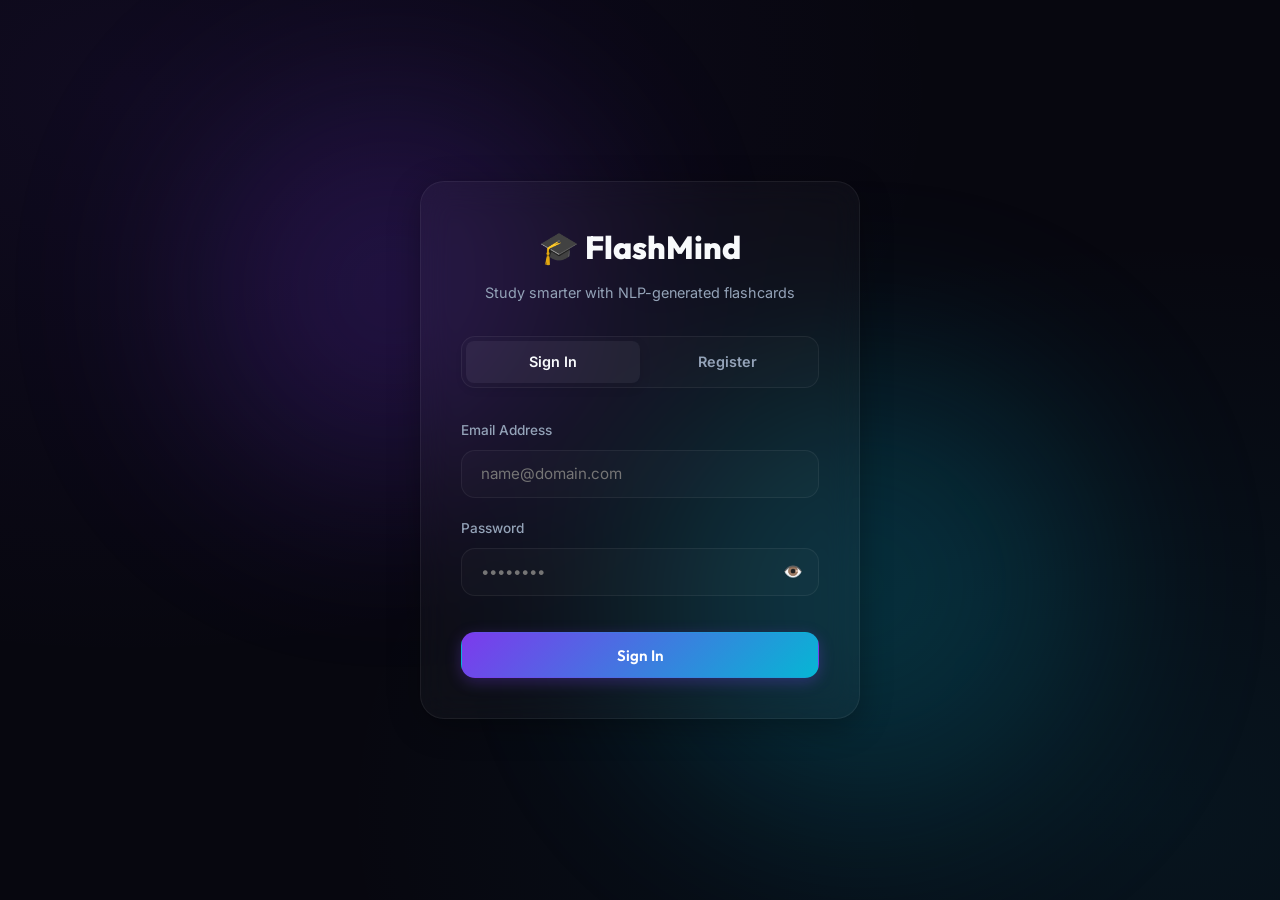
<file: frontend/index.html>
<!DOCTYPE html>
<html lang="en">
<head>
    <meta charset="UTF-8">
    <meta name="viewport" content="width=device-width, initial-scale=1.0">
    <title>FlashMind — AI-Powered Smart Flashcards</title>
    <link rel="stylesheet" href="css/style.css">
    <!-- Favicon placeholder or icon -->
    <link rel="icon" href="data:image/svg+xml,<svg xmlns=%22http://www.w3.org/2000/svg%22 viewBox=%220 0 100 100%22><text y=%22.9em%22 font-size=%2290%22>🎓</text></svg>">
</head>
<body>
    <!-- Floating Decorative Background Orbs -->
    <div class="bg-orbs">
        <div class="orb orb-1"></div>
        <div class="orb orb-2"></div>
    </div>

    <div class="auth-page">
        <div class="glass-card auth-card animate-slide-up">
            <div class="auth-header">
                <a href="#" class="logo">🎓 FlashMind</a>
                <p style="color: var(--text-secondary); font-size: 0.9rem; margin-top: 0.25rem;">Study smarter with NLP-generated flashcards</p>
            </div>

            <!-- Tab Switcher -->
            <div class="auth-tabs">
                <div class="auth-tab active" id="tab-login">Sign In</div>
                <div class="auth-tab" id="tab-signup">Register</div>
            </div>

            <!-- Auth Form -->
            <form class="auth-form" id="auth-form">
                <!-- Name Group (hidden by default in Login Mode) -->
                <div class="input-group" id="group-name" style="display: none;">
                    <label for="name">Full Name</label>
                    <input type="text" id="name" placeholder="Enter your name">
                </div>

                <div class="input-group">
                    <label for="email">Email Address</label>
                    <input type="email" id="email" required placeholder="name@domain.com">
                </div>

                <div class="input-group">
                    <label for="password">Password</label>
                    <div class="password-wrapper">
                        <input type="password" id="password" required placeholder="••••••••">
                        <span class="password-toggle" id="toggle-password">👁️</span>
                    </div>
                </div>

                <button type="submit" class="btn btn-primary" id="btn-submit" style="margin-top: 1rem; width: 100%;">
                    <span id="submit-spinner" style="display: none; margin-right: 0.5rem;">⏳</span>
                    <span id="submit-text">Sign In</span>
                </button>
            </form>
        </div>
    </div>

    <!-- Core Utilities & Page logic -->
    <script src="js/api.js"></script>
    <script src="js/toast.js"></script>
    <script src="js/auth.js"></script>
</body>
</html>
</file>
<file: frontend/css/style.css>
/* Import modern typography from Google Fonts */
@import url('https://fonts.googleapis.com/css2?family=Inter:wght@300;400;500;600;700&family=Outfit:wght@400;500;600;700;800&display=swap');

/* Reset and CSS Custom Properties (Design Tokens) */
:root {
    --bg-primary: #07070f;
    --bg-secondary: #0d0d1a;
    --bg-panel: rgba(255, 255, 255, 0.03);
    --border-glass: rgba(255, 255, 255, 0.06);
    --border-glass-focus: rgba(124, 58, 237, 0.4);
    
    --text-primary: #f8fafc;
    --text-secondary: #94a3b8;
    --text-muted: #64748b;
    
    --accent-violet: #7c3aed;
    --accent-cyan: #06b6d4;
    --accent-gradient: linear-gradient(135deg, #7c3aed, #06b6d4);
    --accent-glow: 0 0 30px rgba(124, 58, 237, 0.25);
    
    --success: #10b981;
    --success-glow: 0 0 20px rgba(16, 185, 129, 0.2);
    --danger: #ef4444;
    --danger-glow: 0 0 20px rgba(239, 68, 68, 0.2);
    --warning: #f59e0b;
    
    --font-body: 'Inter', sans-serif;
    --font-heading: 'Outfit', sans-serif;
    
    --radius-sm: 8px;
    --radius-md: 14px;
    --radius-lg: 24px;
    --radius-xl: 30px;
    
    --transition-smooth: all 0.3s cubic-bezier(0.4, 0, 0.2, 1);
    --transition-spring: all 0.5s cubic-bezier(0.175, 0.885, 0.32, 1.275);
}

* {
    margin: 0;
    padding: 0;
    box-sizing: border-box;
}

body {
    background-color: var(--bg-primary);
    background-image: 
        radial-gradient(at 10% 10%, rgba(124, 58, 237, 0.08) 0px, transparent 50%),
        radial-gradient(at 90% 90%, rgba(6, 182, 212, 0.08) 0px, transparent 50%);
    background-attachment: fixed;
    color: var(--text-primary);
    font-family: var(--font-body);
    min-height: 100vh;
    line-height: 1.6;
    overflow-x: hidden;
    -webkit-font-smoothing: antialiased;
}

/* Custom Scrollbar */
::-webkit-scrollbar {
    width: 8px;
    height: 8px;
}
::-webkit-scrollbar-track {
    background: var(--bg-primary);
}
::-webkit-scrollbar-thumb {
    background: var(--border-glass);
    border-radius: var(--radius-sm);
}
::-webkit-scrollbar-thumb:hover {
    background: var(--text-muted);
}

/* Typography Utility */
h1, h2, h3, h4, h5, h6 {
    font-family: var(--font-heading);
    font-weight: 700;
    letter-spacing: -0.02em;
    color: var(--text-primary);
}

.gradient-text {
    background: var(--accent-gradient);
    -webkit-background-clip: text;
    -webkit-text-fill-color: transparent;
}

/* Container */
.container {
    max-width: 1200px;
    margin: 0 auto;
    padding: 2rem 1.5rem;
    width: 100%;
}

/* Glassmorphism Card base */
.glass-card {
    background: var(--bg-panel);
    backdrop-filter: blur(16px);
    -webkit-backdrop-filter: blur(16px);
    border: 1px solid var(--border-glass);
    border-radius: var(--radius-lg);
    box-shadow: 0 8px 32px 0 rgba(0, 0, 0, 0.3);
    transition: var(--transition-smooth);
}

.glass-card:hover {
    border-color: rgba(255, 255, 255, 0.12);
    box-shadow: 0 12px 40px 0 rgba(0, 0, 0, 0.4);
}

/* Interactive Elements */
input, textarea, select {
    background: rgba(255, 255, 255, 0.02);
    border: 1px solid var(--border-glass);
    border-radius: var(--radius-md);
    color: var(--text-primary);
    font-family: var(--font-body);
    font-size: 0.95rem;
    padding: 0.85rem 1.2rem;
    transition: var(--transition-smooth);
    width: 100%;
    outline: none;
}

input:focus, textarea:focus, select:focus {
    border-color: var(--accent-violet);
    box-shadow: var(--accent-glow);
    background: rgba(255, 255, 255, 0.04);
}

label {
    color: var(--text-secondary);
    font-size: 0.85rem;
    font-weight: 500;
    margin-bottom: 0.5rem;
    display: inline-block;
}

/* Buttons */
.btn {
    display: inline-flex;
    align-items: center;
    justify-content: center;
    gap: 0.5rem;
    font-family: var(--font-heading);
    font-weight: 600;
    font-size: 0.95rem;
    padding: 0.8rem 1.6rem;
    border-radius: var(--radius-md);
    border: 1px solid transparent;
    cursor: pointer;
    transition: var(--transition-spring);
    text-decoration: none;
    outline: none;
}

.btn:active {
    transform: scale(0.97);
}

.btn-primary {
    background: var(--accent-gradient);
    color: #fff;
    box-shadow: 0 4px 15px rgba(124, 58, 237, 0.3);
}

.btn-primary:hover {
    transform: translateY(-2px);
    box-shadow: var(--accent-glow);
}

.btn-secondary {
    background: rgba(255, 255, 255, 0.04);
    border: 1px solid var(--border-glass);
    color: var(--text-primary);
}

.btn-secondary:hover {
    background: rgba(255, 255, 255, 0.08);
    border-color: rgba(255, 255, 255, 0.2);
    transform: translateY(-2px);
}

.btn-danger {
    background: rgba(239, 68, 68, 0.1);
    border: 1px solid rgba(239, 68, 68, 0.3);
    color: var(--danger);
}

.btn-danger:hover {
    background: rgba(239, 68, 68, 0.2);
    border-color: rgba(239, 68, 68, 0.5);
    box-shadow: var(--danger-glow);
    transform: translateY(-2px);
}

.btn-success {
    background: rgba(16, 185, 129, 0.1);
    border: 1px solid rgba(16, 185, 129, 0.3);
    color: var(--success);
}

.btn-success:hover {
    background: rgba(16, 185, 129, 0.2);
    border-color: rgba(16, 185, 129, 0.5);
    box-shadow: var(--success-glow);
    transform: translateY(-2px);
}

.btn-icon {
    padding: 0.6rem;
    border-radius: var(--radius-sm);
    background: rgba(255, 255, 255, 0.03);
    border: 1px solid var(--border-glass);
    color: var(--text-secondary);
}

.btn-icon:hover {
    background: rgba(255, 255, 255, 0.08);
    color: var(--text-primary);
    transform: scale(1.05);
}

/* Animations */
@keyframes float-1 {
    0%, 100% { transform: translateY(0) scale(1); }
    50% { transform: translateY(-20px) scale(1.05); }
}
@keyframes float-2 {
    0%, 100% { transform: translateY(0) scale(1.05); }
    50% { transform: translateY(25px) scale(0.95); }
}
@keyframes pulse-soft {
    0%, 100% { opacity: 0.3; }
    50% { opacity: 0.6; }
}
@keyframes slide-up {
    from { opacity: 0; transform: translateY(20px); }
    to { opacity: 1; transform: translateY(0); }
}
@keyframes pokemonShine {

    0% {
        left: -150%;
    }

    100% {
        left: 250%;
    }
}

@keyframes holoRainbow {

    0% {
        background-position: 0% 50%;
    }

    50% {
        background-position: 100% 50%;
    }

    100% {
        background-position: 0% 50%;
    }
}

@keyframes floatCard {

    0%,100% {
        transform: translateY(0px);
    }

    50% {
        transform: translateY(-8px);
    }
}

@keyframes answerGlow {

    0% {
        box-shadow:
            0 0 0 rgba(124,58,237,0),
            0 0 0 rgba(6,182,212,0);
    }

    50% {
        box-shadow:
            0 0 40px rgba(124,58,237,0.8),
            0 0 80px rgba(6,182,212,0.6),
            0 0 120px rgba(255,255,255,0.15);
    }

    100% {
        box-shadow:
            0 0 25px rgba(124,58,237,0.4),
            0 0 50px rgba(6,182,212,0.3);
    }
}
@keyframes fade-in {
    from { opacity: 0; }
    to { opacity: 1; }
}
@keyframes shake {
    0%, 100% { transform: translateX(0); }
    25% { transform: translateX(-6px); }
    75% { transform: translateX(6px); }
}

.animate-slide-up {
    animation: slide-up 0.6s cubic-bezier(0.16, 1, 0.3, 1) forwards;
}

/* Floating background orbs */
.bg-orbs {
    position: fixed;
    top: 0;
    left: 0;
    width: 100vw;
    height: 100vh;
    z-index: -2;
    overflow: hidden;
    pointer-events: none;
}

.orb {
    position: absolute;
    border-radius: 50%;
    filter: blur(100px);
    opacity: 0.2;
}

.orb-1 {
    background: var(--accent-violet);
    width: 400px;
    height: 400px;
    top: 10%;
    left: 15%;
    animation: float-1 12s ease-in-out infinite;
}

.orb-2 {
    background: var(--accent-cyan);
    width: 450px;
    height: 450px;
    bottom: 10%;
    right: 15%;
    animation: float-2 15s ease-in-out infinite;
}

/* Header Navbar */
.navbar {
    position: sticky;
    top: 0;
    z-index: 100;
    background: rgba(7, 7, 15, 0.7);
    backdrop-filter: blur(12px);
    -webkit-backdrop-filter: blur(12px);
    border-bottom: 1px solid var(--border-glass);
    padding: 1rem 0;
}

.navbar .nav-container {
    max-width: 1200px;
    margin: 0 auto;
    padding: 0 1.5rem;
    display: flex;
    justify-content: space-between;
    align-items: center;
}

.logo {
    display: flex;
    align-items: center;
    gap: 0.6rem;
    font-family: var(--font-heading);
    font-size: 1.4rem;
    font-weight: 800;
    text-decoration: none;
    color: var(--text-primary);
}

.logo span {
    font-weight: 500;
}

.nav-actions {
    display: flex;
    align-items: center;
    gap: 1.2rem;
}

.user-badge {
    display: flex;
    align-items: center;
    gap: 0.5rem;
    font-size: 0.9rem;
    color: var(--text-secondary);
}

/* Auth Page layout */
.auth-page {
    display: flex;
    align-items: center;
    justify-content: center;
    min-height: 100vh;
    padding: 1.5rem;
}

.auth-card {
    width: 100%;
    max-width: 440px;
    padding: 2.5rem;
}

.auth-header {
    text-align: center;
    margin-bottom: 2rem;
}

.auth-header .logo {
    justify-content: center;
    font-size: 2rem;
    margin-bottom: 0.5rem;
}

.auth-tabs {
    display: flex;
    background: rgba(255, 255, 255, 0.02);
    border: 1px solid var(--border-glass);
    border-radius: var(--radius-md);
    padding: 0.25rem;
    margin-bottom: 2rem;
}

.auth-tab {
    flex: 1;
    text-align: center;
    padding: 0.6rem;
    border-radius: var(--radius-sm);
    font-weight: 600;
    font-size: 0.9rem;
    cursor: pointer;
    color: var(--text-secondary);
    transition: var(--transition-smooth);
}

.auth-tab.active {
    background: rgba(255, 255, 255, 0.05);
    color: var(--text-primary);
    box-shadow: 0 4px 12px rgba(0, 0, 0, 0.1);
}

.auth-form {
    display: flex;
    flex-direction: column;
    gap: 1.25rem;
}

.input-group {
    display: flex;
    flex-direction: column;
}

.password-wrapper {
    position: relative;
    width: 100%;
}

.password-toggle {
    position: absolute;
    right: 1rem;
    top: 50%;
    transform: translateY(-50%);
    cursor: pointer;
    color: var(--text-muted);
    transition: var(--transition-smooth);
}

.password-toggle:hover {
    color: var(--text-primary);
}

/* Dashboard Styles */
.dashboard-header {
    display: flex;
    justify-content: space-between;
    align-items: center;
    margin-bottom: 2.5rem;
    flex-wrap: wrap;
    gap: 1rem;
}

.set-grid {
    display: grid;
    grid-template-columns: repeat(auto-fill, minmax(320px, 1fr));
    gap: 1.5rem;
    margin-bottom: 3rem;
}

.set-card {
    padding: 1.75rem;
    display: flex;
    flex-direction: column;
    justify-content: space-between;
    height: 220px;
    position: relative;
    overflow: hidden;
}

.set-card::before {
    content: '';
    position: absolute;
    top: 0;
    left: 0;
    width: 100%;
    height: 4px;
    background: var(--accent-gradient);
    opacity: 0.7;
}

.set-info h3 {
    font-size: 1.25rem;
    margin-bottom: 0.5rem;
    display: -webkit-box;
    -webkit-line-clamp: 2;
    -webkit-box-orient: vertical;
    overflow: hidden;
    line-height: 1.4;
}

.set-meta {
    font-size: 0.85rem;
    color: var(--text-muted);
    display: flex;
    align-items: center;
    gap: 0.75rem;
    margin-bottom: 1.5rem;
}

.set-footer {
    display: flex;
    justify-content: space-between;
    align-items: center;
    margin-top: auto;
}

.set-stats-summary {
    display: flex;
    align-items: center;
    gap: 0.4rem;
}

.set-progress-ring {
    position: relative;
    width: 38px;
    height: 38px;
}

.set-progress-ring svg {
    transform: rotate(-90deg);
}

.empty-state {
    text-align: center;
    padding: 5rem 2rem;
    display: flex;
    flex-direction: column;
    align-items: center;
    justify-content: center;
    max-width: 500px;
    margin: 0 auto;
}

.empty-icon {
    font-size: 4rem;
    margin-bottom: 1.5rem;
    opacity: 0.5;
}

.empty-state h3 {
    font-size: 1.5rem;
    margin-bottom: 0.75rem;
}

.empty-state p {
    color: var(--text-secondary);
    margin-bottom: 1.75rem;
}

/* Modal */
.modal-overlay {
    position: fixed;
    top: 0;
    left: 0;
    width: 100vw;
    height: 100vh;
    background: rgba(7, 7, 15, 0.8);
    backdrop-filter: blur(8px);
    display: flex;
    align-items: center;
    justify-content: center;
    z-index: 1000;
    opacity: 0;
    pointer-events: none;
    transition: var(--transition-smooth);
}

.modal-overlay.active {
    opacity: 1;
    pointer-events: auto;
}

.modal-content {
    background: var(--bg-secondary);
    border: 1px solid var(--border-glass);
    border-radius: var(--radius-lg);
    width: 90%;
    max-width: 450px;
    padding: 2rem;
    transform: scale(0.9);
    transition: var(--transition-spring);
}

.modal-overlay.active .modal-content {
    transform: scale(1);
}

.modal-actions {
    display: flex;
    justify-content: flex-end;
    gap: 1rem;
    margin-top: 1.75rem;
}

/* Toast Notifications */
.toast-container {
    position: fixed;
    top: 1.5rem;
    right: 1.5rem;
    display: flex;
    flex-direction: column;
    gap: 0.75rem;
    z-index: 2000;
    max-width: 360px;
    width: 100%;
}

.toast {
    background: rgba(13, 13, 26, 0.85);
    backdrop-filter: blur(12px);
    border: 1px solid var(--border-glass);
    border-radius: var(--radius-md);
    color: var(--text-primary);
    padding: 1rem 1.25rem;
    display: flex;
    align-items: center;
    justify-content: space-between;
    box-shadow: 0 8px 30px rgba(0, 0, 0, 0.4);
    animation: slide-up 0.4s cubic-bezier(0.175, 0.885, 0.32, 1.275) forwards;
    position: relative;
    overflow: hidden;
}

.toast::before {
    content: '';
    position: absolute;
    bottom: 0;
    left: 0;
    height: 3px;
    width: 100%;
    background: var(--accent-gradient);
}

.toast.toast-success::before { background: var(--success); }
.toast.toast-error::before { background: var(--danger); }
.toast.toast-info::before { background: var(--accent-cyan); }

.toast-content {
    display: flex;
    align-items: center;
    gap: 0.75rem;
    font-size: 0.9rem;
}

.toast-close {
    cursor: pointer;
    opacity: 0.6;
    margin-left: 1rem;
    transition: var(--transition-smooth);
}

.toast-close:hover {
    opacity: 1;
}

/* Generation / Create page */
.create-grid {
    display: grid;
    grid-template-columns: 1fr;
    gap: 2rem;
}

.create-form-panel {
    padding: 2rem;
}

.form-header {
    margin-bottom: 1.5rem;
}

.character-counter {
    text-align: right;
    font-size: 0.8rem;
    color: var(--text-muted);
    margin-top: 0.4rem;
}

.tip-box {
    margin-top: 1.5rem;
    background: rgba(6, 182, 212, 0.03);
    border: 1px dashed rgba(6, 182, 212, 0.2);
    border-radius: var(--radius-md);
    padding: 1.25rem;
    display: flex;
    gap: 0.75rem;
}

.tip-box-icon {
    font-size: 1.2rem;
    color: var(--accent-cyan);
}

.tip-box p {
    font-size: 0.85rem;
    color: var(--text-secondary);
}

/* Loading animations */
.loading-overlay {
    display: flex;
    flex-direction: column;
    align-items: center;
    justify-content: center;
    gap: 1.5rem;
    padding: 4rem 2rem;
    text-align: center;
}

.brain-pulse {
    font-size: 3.5rem;
    animation: pulse-soft 1.5s ease-in-out infinite;
    color: var(--accent-violet);
}

.loading-bar {
    width: 240px;
    height: 6px;
    background: var(--border-glass);
    border-radius: var(--radius-sm);
    position: relative;
    overflow: hidden;
}

.loading-bar::after {
    content: '';
    position: absolute;
    top: 0;
    left: 0;
    height: 100%;
    width: 40%;
    background: var(--accent-gradient);
    border-radius: var(--radius-sm);
    animation: loading-slide 1.5s infinite ease-in-out;
}

@keyframes loading-slide {
    0% { left: -40%; }
    100% { left: 100%; }
}

.loading-message {
    font-family: var(--font-heading);
    font-size: 1.1rem;
    color: var(--text-secondary);
    min-height: 1.5rem;
}

/* Preview generated cards list */
.preview-container {
    display: flex;
    flex-direction: column;
    gap: 1.25rem;
}

.preview-card {
    padding: 1.5rem;
    display: flex;
    flex-direction: column;
    gap: 1rem;
    position: relative;
}

.preview-card-header {
    display: flex;
    justify-content: space-between;
    align-items: center;
    border-bottom: 1px solid var(--border-glass);
    padding-bottom: 0.75rem;
}

.preview-card-number {
    font-size: 0.85rem;
    font-weight: 600;
    color: var(--text-muted);
}

.preview-field {
    display: flex;
    flex-direction: column;
    gap: 0.4rem;
}

.preview-label {
    font-size: 0.75rem;
    font-weight: 700;
    color: var(--text-secondary);
    text-transform: uppercase;
    letter-spacing: 0.05em;
}

.preview-input {
    background: rgba(255, 255, 255, 0.01);
    border: 1px solid transparent;
    padding: 0.5rem 0;
    border-radius: 0;
    font-size: 0.95rem;
}

.preview-input[contenteditable="true"] {
    border-bottom: 1px solid var(--accent-violet);
    background: rgba(255, 255, 255, 0.03);
    padding: 0.5rem;
    border-radius: var(--radius-sm);
}

.preview-card-actions {
    display: flex;
    gap: 0.75rem;
}

/* Review Session layout */
.review-wrapper {
    max-width: 580px;
    margin: 0 auto;
    display: flex;
    flex-direction: column;
    gap: 1.75rem;
}

.review-header-stats {
    display: flex;
    justify-content: space-between;
    align-items: center;
    font-size: 0.9rem;
    color: var(--text-secondary);
}

.progress-track {
    width: 100%;
    height: 8px;
    background: var(--border-glass);
    border-radius: var(--radius-sm);
    overflow: hidden;
}

.progress-fill {
    height: 100%;
    width: 0%;
    background: var(--accent-gradient);
    border-radius: var(--radius-sm);
    transition: width 0.4s ease-out;
}

/* 3D Flip Card */
.flashcard-scene {
    width: 100%;
    height: 340px;
    perspective: 1000px;
    cursor: pointer;

    animation: floatCard 4s ease-in-out infinite;
}
.flashcard-inner {
    width: 100%;
    height: 100%;
    position: relative;
    transform-style: preserve-3d;
    transition: transform 0.6s cubic-bezier(0.4, 0, 0.2, 1);
}

.flashcard-scene.is-flipped .flashcard-inner {
    transform: rotateY(180deg);
}
.flashcard-scene.is-flipped .flashcard-back {
    animation: answerGlow 1.2s ease-out forwards;
}

.flashcard-scene.is-flipped .flashcard-back::before {
    animation: pokemonShine 2.5s ease-out forwards;
}
.flashcard-scene.is-flipped {
    transform: scale(1.03);
    transition: transform 0.3s ease;
}

.flashcard-face {
    position: absolute;
    top: 0;
    left: 0;
    width: 100%;
    height: 100%;
    backface-visibility: hidden;
    -webkit-backface-visibility: hidden;
    display: flex;
    flex-direction: column;
    align-items: center;
    justify-content: center;
    padding: 2.5rem;
    text-align: center;
}

.flashcard-front {
    /* front styling */
}

.flashcard-back {
    transform: rotateY(180deg);

    position: relative;
    overflow: hidden;

    background:
        linear-gradient(
            135deg,
            rgba(124,58,237,0.15),
            rgba(6,182,212,0.15)
        );

    border: 1px solid rgba(255,255,255,0.12);

    box-shadow:
        0 0 0 rgba(124,58,237,0),
        0 0 0 rgba(6,182,212,0);
}
/* ===== PREMIUM HOLO EFFECT ===== */

.flashcard-back::before {
    content: "";
    position: absolute;

    top: -50%;
    left: -200%;

    width: 120%;
    height: 250%;

    background: linear-gradient(
        120deg,
        transparent 0%,
        rgba(255,255,255,0.05) 20%,
        rgba(255,255,255,0.9) 50%,
        rgba(255,255,255,0.05) 80%,
        transparent 100%
    );

    transform: rotate(25deg);

    z-index: 3;

    pointer-events: none;
}

.flashcard-back::after {
    content: "";

    position: absolute;
    inset: 0;

    background:
        linear-gradient(
            45deg,
            rgba(255,0,128,0.15),
            rgba(0,255,255,0.15),
            rgba(255,255,0,0.15),
            rgba(124,58,237,0.15),
            rgba(0,255,128,0.15)
        );

    background-size: 500% 500%;

    animation: holoRainbow 6s linear infinite;

    mix-blend-mode: screen;

    opacity: 1;

    z-index: 1;

    pointer-events: none;
}

.flashcard-tag {
    font-size: 0.75rem;
    font-weight: 700;
    text-transform: uppercase;
    letter-spacing: 0.1em;
    margin-bottom: 1.5rem;
}

.flashcard-content-text {
    font-size: 1.35rem;
    font-family: var(--font-heading);
    font-weight: 500;
    line-height: 1.5;
    word-break: break-word;
    max-height: 180px;
    overflow-y: auto;
    position: relative;
    z-index: 5;
}

.flashcard-hint {
    margin-top: 2rem;
    font-size: 0.8rem;
    color: var(--text-muted);
}

/* Action Buttons below card */
.review-actions {
    display: flex;
    gap: 1.25rem;
    opacity: 0;
    pointer-events: none;
    transform: translateY(10px);
    transition: var(--transition-smooth);
}

.review-actions.active {
    opacity: 1;
    pointer-events: auto;
    transform: translateY(0);
}

.review-actions button {
    flex: 1;
    padding: 1rem;
}

/* Review Complete details */
.complete-card {
    text-align: center;
    padding: 3rem 2rem;
    display: flex;
    flex-direction: column;
    align-items: center;
}

.complete-icon {
    font-size: 4rem;
    margin-bottom: 1rem;
}

.stats-circle-container {
    margin: 2rem 0;
    position: relative;
    width: 160px;
    height: 160px;
    display: flex;
    align-items: center;
    justify-content: center;
}

.stats-circle-bg {
    fill: none;
    stroke: rgba(255, 255, 255, 0.02);
    stroke-width: 12;
}

.stats-circle-val {
    fill: none;
    stroke: var(--accent-violet);
    stroke-width: 12;
    stroke-linecap: round;
    transform: rotate(-90deg);
    transform-origin: 50% 50%;
    transition: stroke-dashoffset 1s ease-out;
}

.stats-circle-text {
    position: absolute;
    font-family: var(--font-heading);
    font-size: 2.2rem;
    font-weight: 800;
}

.complete-breakdown {
    display: flex;
    justify-content: center;
    gap: 2.5rem;
    margin-bottom: 2.5rem;
    width: 100%;
}

.breakdown-item {
    display: flex;
    flex-direction: column;
    align-items: center;
}

.breakdown-label {
    font-size: 0.8rem;
    color: var(--text-secondary);
    margin-bottom: 0.3rem;
}

.breakdown-val {
    font-size: 1.5rem;
    font-weight: 700;
}

.breakdown-val.known { color: var(--success); }
.breakdown-val.not-known { color: var(--danger); }

/* Responsive adjustments */
@media (max-width: 640px) {
    .dashboard-header {
        flex-direction: column;
        align-items: flex-start;
    }
    
    .nav-actions {
        gap: 0.75rem;
    }
    
    .user-badge {
        display: none;
    }
    
    .set-grid {
        grid-template-columns: 1fr;
    }
    
    .flashcard-content-text {
        font-size: 1.15rem;
    }
    
    .auth-card {
        padding: 1.75rem 1.25rem;
    }
    
    .complete-breakdown {
        gap: 1.25rem;
    }
}
</file>
